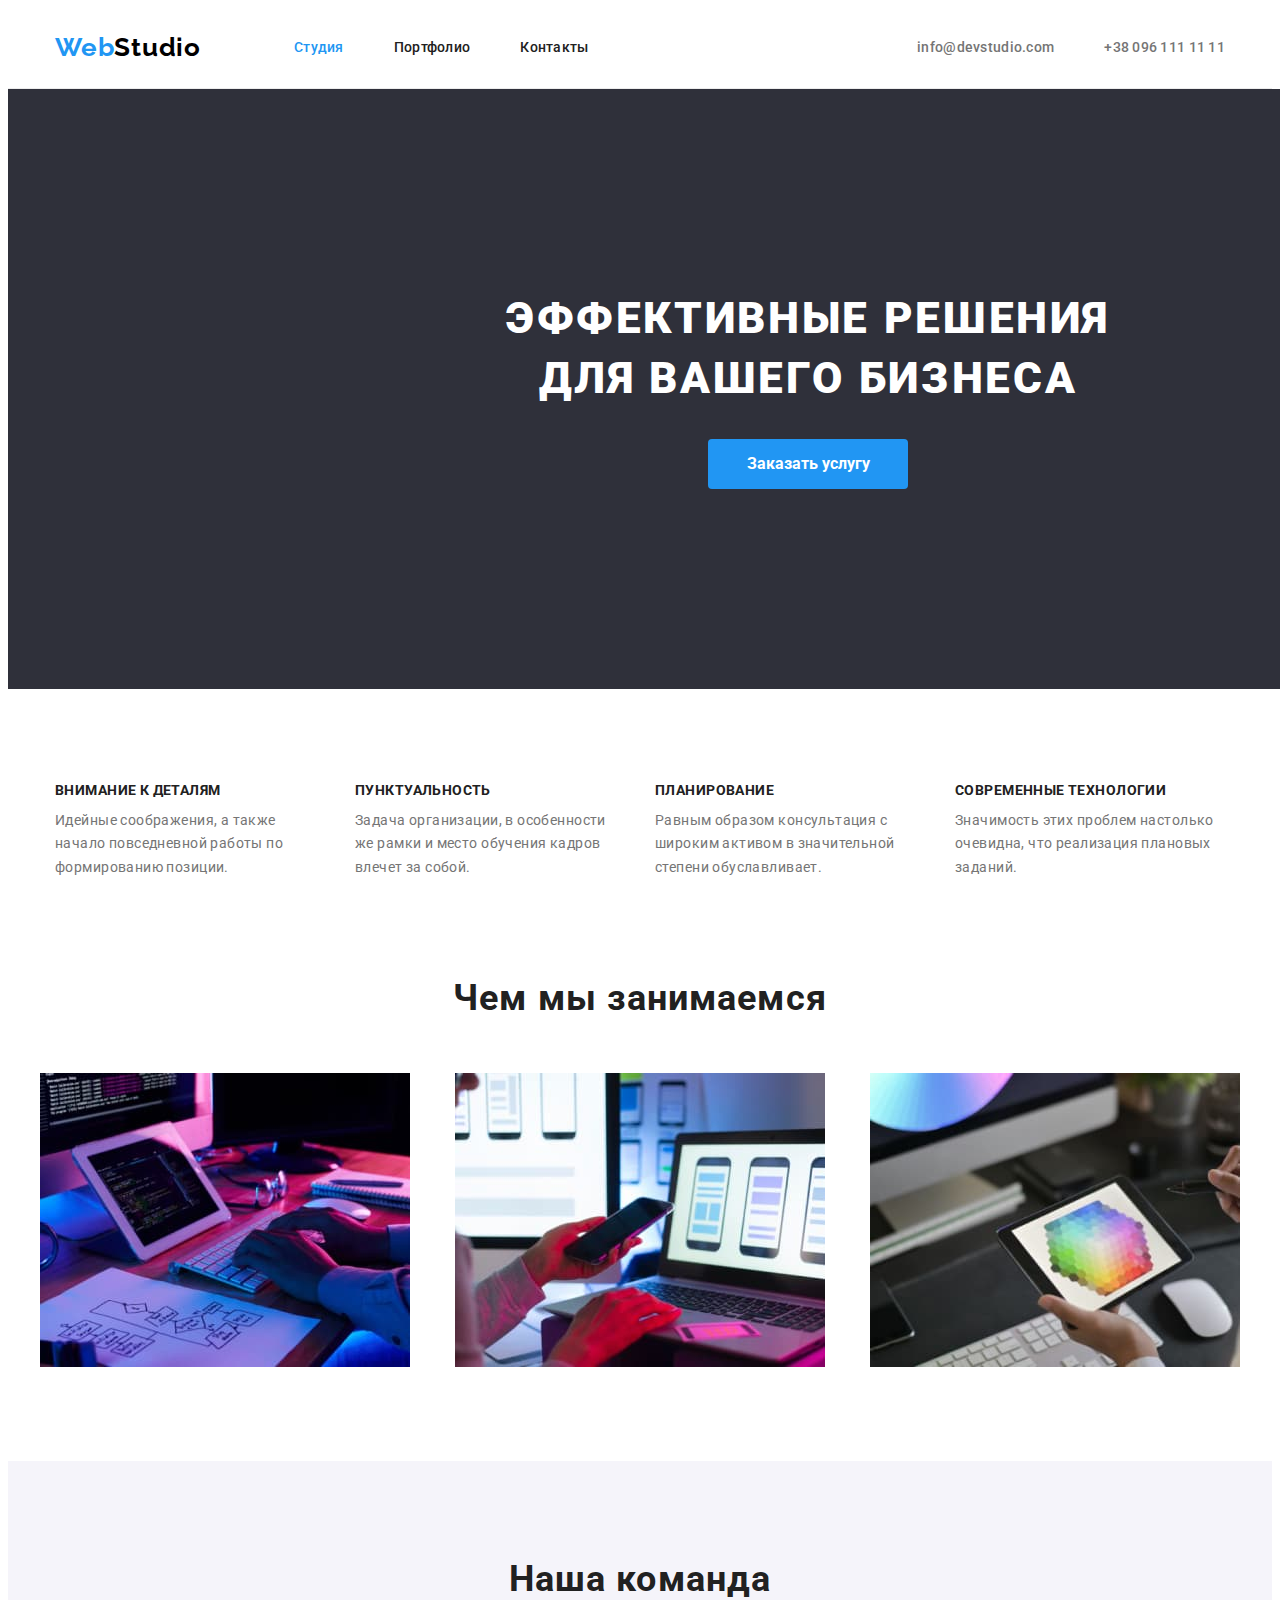
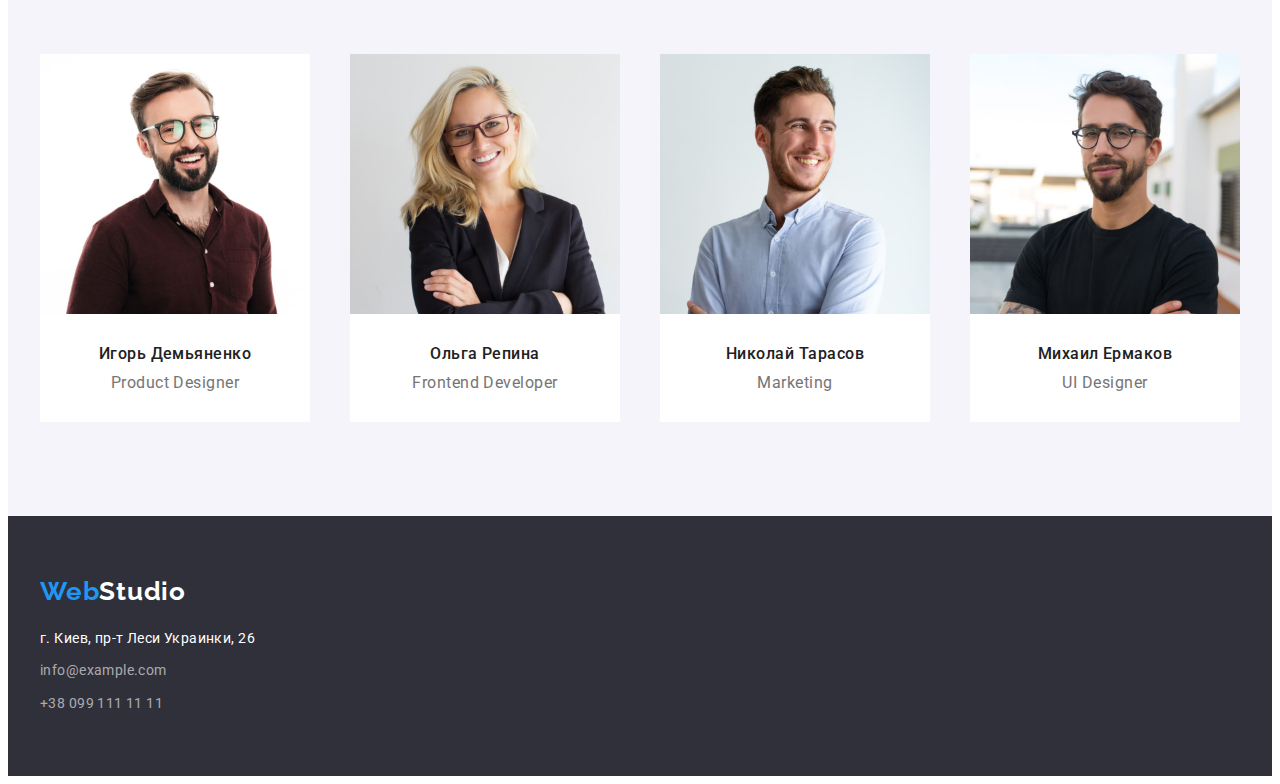
<file: index.html>
<!DOCTYPE html>
<html lang="ru">
<head>
  <meta charset="UTF-8">
  <meta http-equiv="X-UA-Compatible" content="IE=edge">
  <meta name="viewport" content="width=device-width, initial-scale=1.0">
  <title>WedStudio</title>
  <link rel="preconnect" href="https://fonts.googleapis.com">
  <link rel="preconnect" href="https://fonts.gstatic.com" crossorigin>
  <link href="https://fonts.googleapis.com/css2?family=Raleway:wght@700&family=Roboto:wght@400;500;700;900&display=swap"
    rel="stylesheet">
  <link rel="stylesheet" href="https://cdnjs.cloudflare.com/ajax/libs/modern-normalize/1.1.0/modern-normalize.min.css"
    integrity="sha512-wpPYUAdjBVSE4KJnH1VR1HeZfpl1ub8YT/NKx4PuQ5NmX2tKuGu6U/JRp5y+Y8XG2tV+wKQpNHVUX03MfMFn9Q=="
    crossorigin="anonymous" referrerpolicy="no-referrer" />
  <link rel="stylesheet" href="./css/styles.css">
</head>

<body>
  <header>
    <div class="container main-nav">
      <nav>
        <a href="index.html" class="logo header"><span class="accent">Web</span>Studio</a>

        <ul class="site-nav">
          <li class="item"><a class="current" href="index.html">Студия</a></li>
          <li class="item"><a href="portfolio.html">Портфолио</a></li>
          <li class="item"><a href="">Контакты</a></li>
        </ul>
      </nav>
      
      <ul class="contacts-header">
        <li class="item"><a class="contacts header" href="mailto:info@devstudio.com">info@devstudio.com</a></li>
        <li class="item"><a class="contacts header" href="tel:+380961111111">+38 096 111 11 11</a></li>
      </ul>
    </div>
  </header>

  <main>
    <section class="container-hero section hero">
        <h1 class="hero-title">Эффективные решения для вашего бизнеса</h1>
        <button type="button">Заказать услугу</button>
    </section>

    <section class="section benefits">
      <div class="container benefits">
        <!-- Данный заголовок предполагается по смыслу в этой секции, но не должен отображаться на странице -->
        <h2 class="visually-hidden">Преимущества компании</h2>
        <ul class="benefits-items">
          <li class="item">
            <h3>Внимание к деталям</h3>
            <p>Идейные соображения, а также начало повседневной работы по формированию позиции.</p>
          </li>
          <li class="item">
            <h3>Пунктуальность</h3>
            <p>Задача организации, в особенности же рамки и место обучения кадров влечет за собой.</p>
          </li>
          <li class="item">
            <h3>Планирование</h3>
            <p>Равным образом консультация с широким активом в значительной степени обуславливает.</p>
          </li>
          <li class="item">
            <h3>Современные технологии</h3>
            <p>Значимость этих проблем настолько очевидна, что реализация плановых заданий.</p>
          </li>
        </ul>
      </div>
    </section>

    <section class="section services">
      <div class="container">
        <h2 class="services-title">Чем мы занимаемся</h2>
        <ul class="services-items">
          <li><img src="./images/box1.jpg" alt="box 1" width="370"></li>
          <li><img src="./images/box2.jpg" alt="box 2" width="370"></li>
          <li><img src="./images/box3.jpg" alt="box 3" width="370"></li>
        </ul>
      </div>
    </section>

    <section class="section team">
      <div class="container team">
        <h2 class="team-title">Наша команда</h2>
        <ul class="team-items">
          <li class="team-item">
            <img src="./images/img-1-2.jpg" alt="Игорь Демьяненко" width="270">
            <h3>Игорь Демьяненко</h3>
            <p lang="en">Product Designer</p>
          </li>
          <li class="team-item">
            <img src="./images/img-2-2.jpg" alt="Ольга Репина" width="270">
            <h3>Ольга Репина</h3>
            <p lang="en">Frontend Developer</p>
          </li>
          <li class="team-item">
            <img src="./images/img-3-2.jpg" alt="Николай Тарасов" width="270">
            <h3>Николай Тарасов</h3>
            <p lang="en">Marketing</p>
          </li>
          <li class="team-item">
            <img src="./images/img-4-2.jpg" alt="Михаил Ермаков" width="270">
            <h3>Михаил Ермаков</h3>
            <p lang="en">UI Designer</p>
          </li>
        </ul>
      </div>
    </section>
  </main>

  <footer>
    <div class="container container-footer">
      <a href="index.html" class="logo footer"><span class="accent">Web</span>Studio</a>
      <address>
        <ul class="adress">
          <li class="item"><a class="physical-adress" href="https://goo.gl/maps/ggvvfQNQPUt9Vm6N6" target="_blank"
              rel="noopener noreferrer">г. Киев, пр-т Леси Украинки, 26</a></li>
          <li class="item"><a class="contacts footer" href="mailto:info@example.com">info@example.com</a></li>
          <li class="item"><a class="contacts footer" href="tel:+380991111111">+38 099 111 11 11</a></li>
        </ul>
      </address>
    </div>
  </footer>
</body>
</html>
</file>
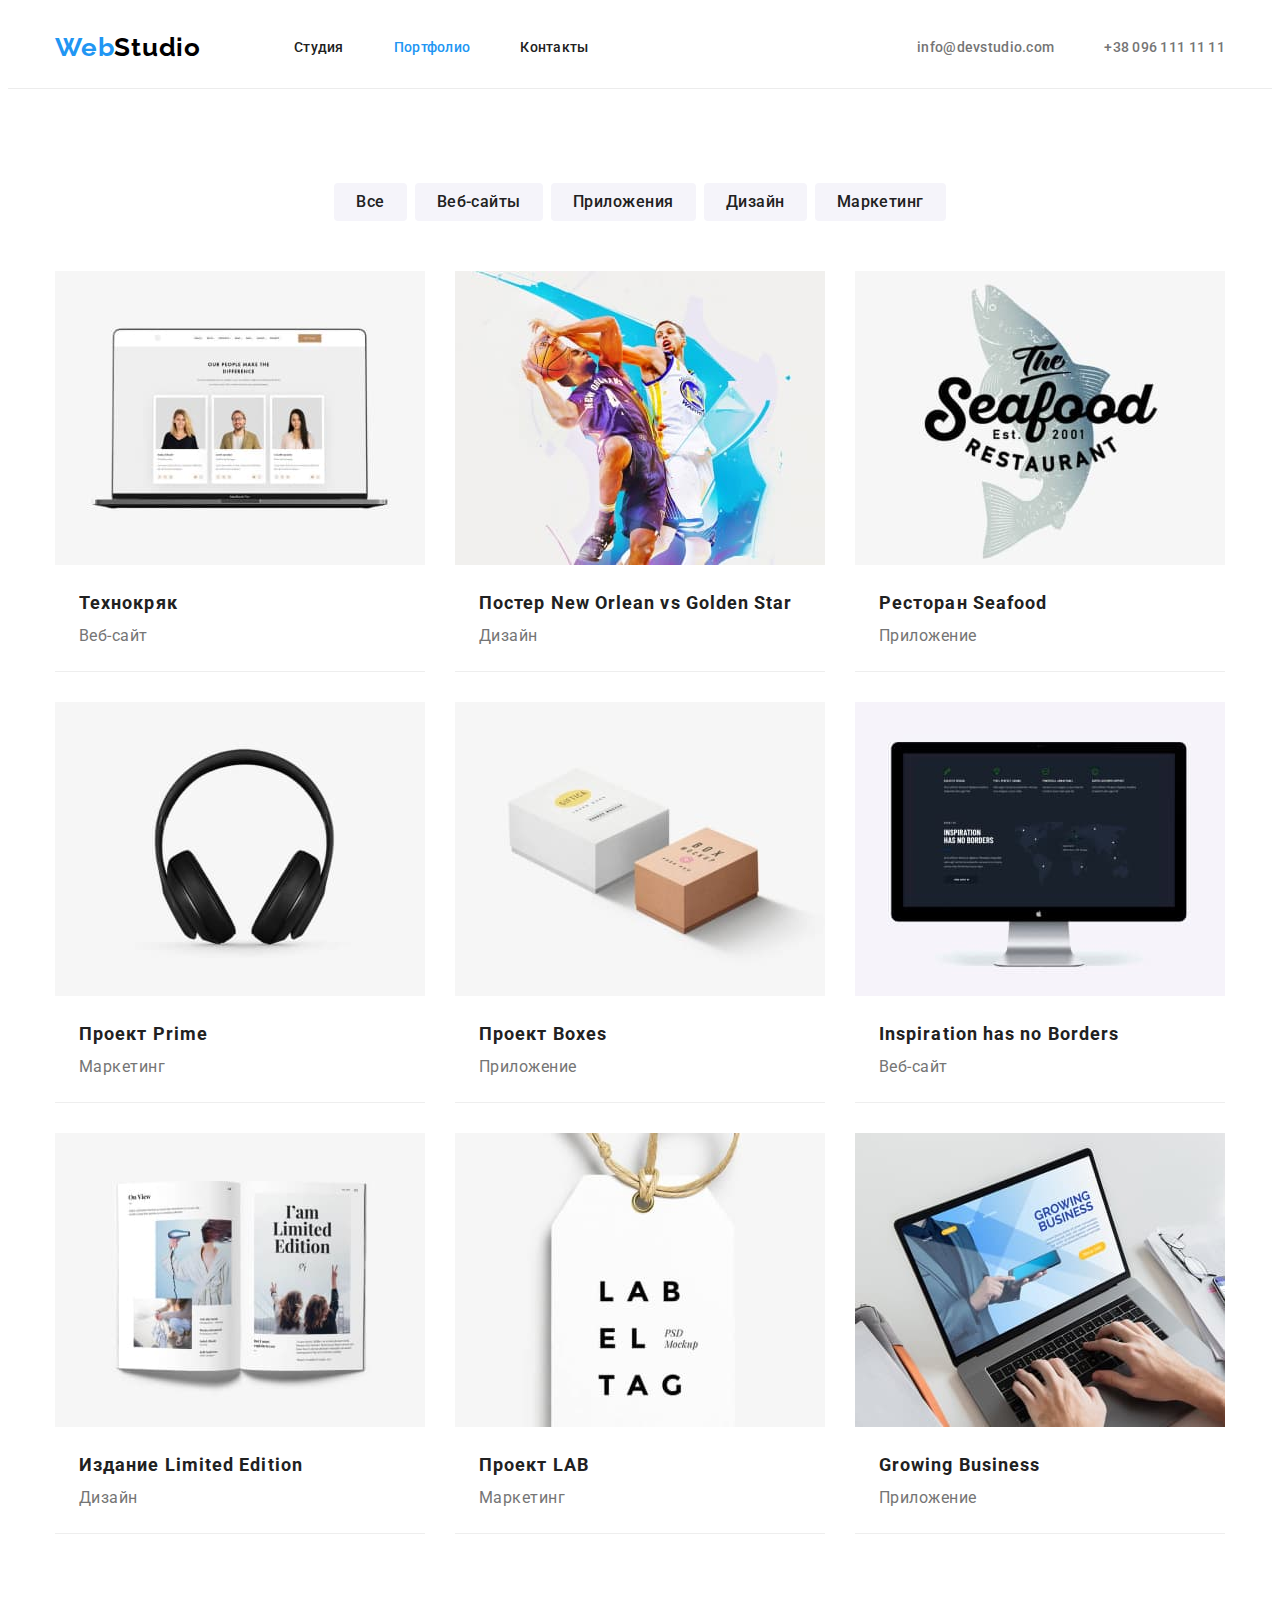
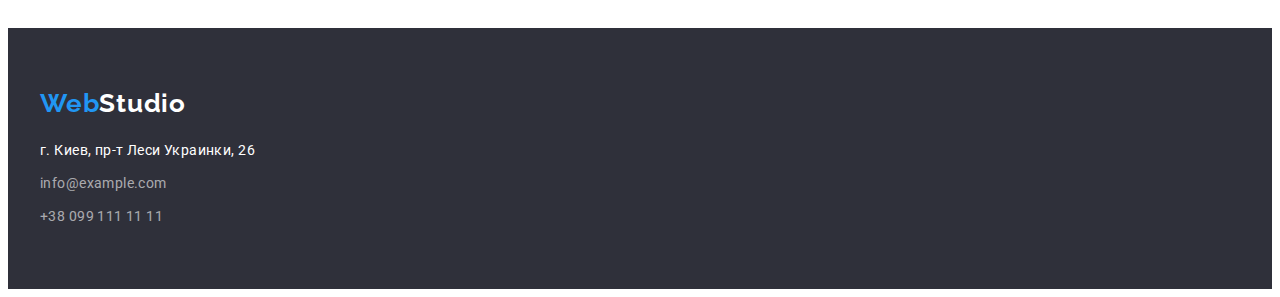
<file: portfolio.html>
<!DOCTYPE html>
<html lang="ru">
<head>
    <meta charset="UTF-8">
    <meta http-equiv="X-UA-Compatible" content="IE=edge">
    <meta name="viewport" content="width=device-width, initial-scale=1.0">
    <title>Portfolio_WedStudio</title>
    <link rel="preconnect" href="https://fonts.googleapis.com">
    <link rel="preconnect" href="https://fonts.gstatic.com" crossorigin>
    <link href="https://fonts.googleapis.com/css2?family=Raleway:wght@700&family=Roboto:wght@400;500;700;900&display=swap"
        rel="stylesheet">
    <link rel="stylesheet" href="https://cdnjs.cloudflare.com/ajax/libs/modern-normalize/1.1.0/modern-normalize.min.css"
        integrity="sha512-wpPYUAdjBVSE4KJnH1VR1HeZfpl1ub8YT/NKx4PuQ5NmX2tKuGu6U/JRp5y+Y8XG2tV+wKQpNHVUX03MfMFn9Q=="
        crossorigin="anonymous" referrerpolicy="no-referrer" />
    <link rel="stylesheet" href="./css/styles.css">
</head>

<body>

<header>
    <div class="container main-nav">
        <nav>
            <a href="index.html" class="logo header"><span class="accent">Web</span>Studio</a>

            <ul class="site-nav">
                <li class="item"><a href="index.html">Студия</a></li>
                <li class="item"><a class="current" href="portfolio.html">Портфолио</a></li>
                <li class="item"><a href="">Контакты</a></li>
            </ul>
        </nav>

            <ul class="contacts-header">
                <li class="item"><a class="contacts header" href="mailto:info@devstudio.com">info@devstudio.com</a></li>
                <li class="item"><a class="contacts header" href="tel:+380961111111">+38 096 111 11 11</a></li>
            </ul>
    </div>
</header>

<main>
    <section class="section portfolio">
        <div class="container container-portfolio">
            <!-- Предполагаемый заголовок секции-->
            <h1 class="visually-hidden">Наши работы</h1>
            <ul class="work-types">
                <li><button class="button">Все</button></li>
                <li><button class="button">Веб-сайты</button></li>
                <li><button class="button">Приложения</button></li>
                <li><button class="button">Дизайн</button></li>
                <li><button class="button">Маркетинг</button></li>
            </ul>
        
            <ul class="work-examples">
                <li class="item"><a href="">
                        <img src="./images/img-5-2.jpg" alt="Пример созданного веб-сайта на мониторе ноутбука" width="370">
                        <div class="caption">
                            <h2>Технокряк</h2>
                            <p>Веб-сайт</p>
                        </div>
                    </a>
                </li>
                <li class="item"><a href="">
                        <img src="./images/img-6-2.jpg" alt="Момент баскетбольной игры" width="370">
                        <div class="caption">
                            <h2>Постер New Orlean vs Golden Star</h2>
                            <p>Дизайн</p>
                        </div>
                    </a>
                </li>
                <li class="item"><a href="">
                        <img src="./images/img-7-2.jpg" alt="Эмблема рыбного ресторана" width="370">
                        <div class="caption">
                            <h2>Ресторан Seafood</h2>
                            <p>Приложение</p>
                        </div>
                    </a>
                </li>
                <li class="item"><a href="">
                        <img src="./images/img-8-2.jpg" alt="Наушники" width="370">
                        <div class="caption">
                            <h2>Проект Prime</h2>
                            <p>Маркетинг</p>
                        </div>
                    </a>
                </li>
                <li class="item"><a href="">
                        <img src="./images/img-9-2.jpg" alt="Коробки" width="370">
                        <div class="caption">
                            <h2>Проект Boxes</h2>
                            <p>Приложение</p>
                        </div>
                    </a>
                </li>
                <li class="item"><a href="">
                        <img src="./images/img-10-2.jpg" alt="Пример созданного веб-сайта на мониторе компьютера" width="370">
                        <div class="caption">
                            <h2>Inspiration has no Borders</h2>
                            <p>Веб-сайт</p>
                        </div>
                    </a>
                </li>
                <li class="item"><a href="">
                        <img src="./images/img-11-2.jpg" alt="Открытый журнал" width="370">
                        <div class="caption">
                            <h2>Издание Limited Edition</h2>
                            <p>Дизайн</p>
                        </div>
                    </a>
                </li>
                <li class="item"><a href="">
                        <img src="./images/img-12-2.jpg" alt="Бирка с логотипом компании" width="370">
                        <div class="caption">
                            <h2>Проект LAB</h2>
                            <p>Маркетинг</p>
                        </div>
                    </a>
                </li>
                <li class="item"><a href="">
                        <img src="./images/img-13-2.jpg" alt="Пример созданного приложения на ноутбуке" width="370">
                        <div class="caption">
                            <h2>Growing Business</h2>
                            <p>Приложение</p>
                        </div>
                    </a>
                </li>
            </ul>
        </div>
    </section>
        
</main>

<footer>
    <div class="container container-footer">
        <a href="index.html" class="logo footer"><span class="accent">Web</span>Studio</a>
        <address>
            <ul class="adress">
                <li class="item"><a class="physical-adress" href="https://goo.gl/maps/ggvvfQNQPUt9Vm6N6" target="_blank"
                        rel="noopener noreferrer">г. Киев, пр-т Леси Украинки, 26</a></li>
                <li class="item"><a class="contacts footer" href="mailto:info@example.com">info@example.com</a></li>
                <li class="item"><a class="contacts footer" href="tel:+380991111111">+38 099 111 11 11</a></li>
            </ul>
        </address>
    </div>
</footer>

</body>
</html>
</file>
<file: css/styles.css>
/* Правила, применимые ко всему body  */
html {
    box-sizing: border-box;
}

*,
*::before,
*::after {
    box-sizing: inherit;
}

h1, h2, h3, h4, h5, h6, p {
    margin: 0;
}

ul {
    margin: 0;
    padding-left: 0;
    list-style-type: none;
}

.visually-hidden {
    position: absolute;
    white-space: nowrap;
    width: 1px;
    height: 1px;
    overflow: hidden;
    border: 0;
    padding: 0;
    clip: rect(0 0 0 0);
    clip-path: inset(50%);
    margin: -1px;
}

img {
    display: block;
    max-width: 100%;
    height: auto;
}

:root {
    --primary-text-color: #757575;
    --title-text-color: #212121;
    --secondary-text-color: #FFFFFF;
    --accent-color: #2196F3;
    --secondary-background-color: #2F303A;
    --color-logo-black: #000000;
    --color-contacts: #757575;
    --button-background-color: #F5F4FA;
    --color-border-bottom-header: #ECECEC;
}

body {
    font-family: Roboto, sans-serif;
    font-style: normal;
    font-weight: 400;
    font-size: 14px;
    line-height: 1.71;
    letter-spacing: 0.03em;

    color: var(--primary-text-color);
    background-color: var(--secondary-text-color);
}

h2 {
    font-weight: 700;
    font-size: 36px;
    line-height: 1.35;
    text-align: center;
    letter-spacing: 0.03em;

    color: var(--title-text-color);
}

button {
    font-family: inherit;
    cursor: pointer;
}

a {
    text-decoration: none;
}

.container {
    width: 1200px;
    margin: 0 auto;
    /*outline: 2px solid red;*/
}

.section {
    padding-top: 94px;
    padding-bottom: 94px;
}

/* Стилизация header  */
header {
    background-color: var(--secondary-text-colour);
    padding-top: 24px;
    padding-bottom: 25px;
    border-bottom: 1px solid var(--color-border-bottom-header);
}

nav {
    display: flex;
    align-items: center;
}

.main-nav {
    display: flex;
    align-items: center;
    padding-left: 15px;
    padding-right: 15px;
}

.logo {
    font-family: Raleway, sans-serif;
    font-weight: 700;
    font-size: 26px;
    line-height: 1.19;
    letter-spacing: 0.03em;

    color: var(--color-logo-black);
}

.logo.header {
    display: block;
}

.accent {
    color: var(--accent-color);
}

.site-nav {
    display: flex;
    margin-left: 93px;
}

.site-nav .item:not(:last-child) {
    margin-right: 50px;
}

.site-nav a {
    font-weight: 500;
    font-size: 14px;
    line-height: 1.14;
    letter-spacing: 0.02em;

    color: var(--title-text-color);
}

.contacts-header {
    display: flex;
    margin-left: auto;
    align-items: center;
}

.contacts-header .item:not(:last-child) {
    margin-right: 50px;
}

.contacts a {
    font-weight: 500;
    font-size: 14px;
    line-height: 1.14;
    letter-spacing: 0.02em;

    color: var(--color-contacts);
}

a.contacts.header {
    font-weight: 500;
    font-size: 14px;
    line-height: 1.14;
    letter-spacing: 0.02em;

    color: var(--primary-text-color);
    background-color: var(--secondary-text-color);
}

.site-nav a:hover,
.site-nav a:focus,
a.contacts.header:hover,
a.contacts.header:focus,
a.current {
    color: var(--accent-color);
}

/* Стилизация footer  */
footer {
    background-color: var(--secondary-background-color);
}

footer {
    padding-top: 60px;
    padding-bottom: 60px;
}

.logo.footer {
    color: var(--secondary-text-color);
   
    display: block;
    margin-bottom: 20px;
}

.physical-adress {
    font-style: none;
    font-style: normal;

    color: var(--secondary-text-color);
}

a.contacts.footer {
    font-weight: 400;
    font-size: 14px;
    line-height: 1.71;
    letter-spacing: 0.03em;
    font-style: normal;

    color: rgba(255, 255, 255, 0.6);
}
 
.adress .item:not(:last-child) {
    margin-bottom: 9px;
}


a.contacts.footer:hover,
a.contacts.footer:focus {
    color: var(--accent-color);
}

/* Стилизация main главной страницы */

/* Стилизация секции hero */
.hero {
    text-align: center;
    letter-spacing: 0.06em;

    padding-top: 200px;
    padding-bottom: 200px;

    background-color: var(--secondary-background-color);
}

.container-hero {
    width: 1600px;
    margin-left: auto;
    margin-right: auto;
}

.hero-title {
    font-weight: 900;
    font-size: 44px;
    line-height: 1.36;
    text-transform: uppercase;

    margin: 0 auto 30px;
    text-align: center;
    letter-spacing: 0.06em;
    max-width: 696px;

    color: var(--secondary-text-color);
}

.hero button {
    font-weight: 700;
    font-size: 16px;
    line-height: 1.88;
    display: inline-block;
    align-items: center;
    margin: 0 auto; 
    min-width: 200px;
    min-height: 50px;
    border-radius: 4px;
    border: transparent;
    
    color: var(--secondary-text-color);
    background-color: var(--accent-color);
}

/* Стилизация секции benefits */
.container.benefits {
    padding-left: 15px;
    padding-right: 15px;

}

.benefits-items {
    display: flex;   
}

.benefits-items .item:not(:last-child) {
    margin-right: 30px;
}

.benefits-items .item {
    max-width: 270px;
}


.benefits h3 {
    font-weight: 700;
    font-size: 14px;
    line-height: 1.14;
    letter-spacing: 0.03em;
    text-transform: uppercase;
    margin-bottom: 10px;
    
    color: var(--title-text-color);
}

.benefits p {
    font-size: 14px;
    line-height: 1.71;
    letter-spacing: 0.03em;
}

/* Стилизация секции services */
.section.services {
    padding-top: 0;
}

.services-items {
    display: flex;
    justify-content: space-between;
}

.services-title {
    margin-bottom: 50px;
}
  

/* Стилизация секции team */

.section.team {
    background-color: var(--button-background-color);
}

.team-items {
    display: flex;
    justify-content: space-between;
}

.team-item {
    background-color: var(--secondary-text-color);
    text-align: center;
    padding-bottom: 30px;
}

.team-title {
    margin-bottom: 50px;
}

.team {
    font-weight: 500;
    font-size: 16px;
    line-height: 1.19;
    text-align: center;
    letter-spacing: 0.03em;
}

.team h3 { 
    font-weight: 500;
    font-size: 16px;
    line-height: 1.19;
    text-align: center;
    letter-spacing: 0.03em;
    margin: 30px auto 10px;

    color: var(--title-text-color);
}

.team p {
    font-weight: 400;
    font-size: 16px;
    line-height: 1.19;
    text-align: center;
    letter-spacing: 0.03em;
}

/* Стилизация страницы portfolio*/
.container-portfolio {
    width: 1170px;
}

.work-types {
    display: flex;
    justify-content: center;
    gap: 8px;
    margin-bottom: 50px;
}

.work-types .button {
    font-weight: 500;
    font-size: 16px;
    line-height: 1.62;
    text-align: center;
    letter-spacing: 0.03em;

    padding: 6px 22px;
    border: 0px;
    border-radius: 4px;
    
    color: var(--title-text-color);
    background-color: var(--button-background-color);
}

.work-types .button:hover,
.work-types .button:focus {
    color: var(--secondary-text-color);
    background-color: var(--accent-color);
}

.work-examples {
    display: flex;
    flex-wrap: wrap;
    gap: 30px;
}

.work-examples .item {
    border-bottom: 1px solid #EEEEEE;
}

.work-examples h2 {
    font-weight: 700;
    font-size: 18px;
    line-height: 2;
    letter-spacing: 0.06em;
    text-align: start;
    
    color: var(--title-text-color);
}


.caption {
    padding: 20px 24px;

    background-color: var(--secondary-text-color);
}

.work-examples p {
    font-size: 16px;
    line-height: 1.88;
    letter-spacing: 0.03em;
    
    color: var(--primary-text-color);
}
</file>
